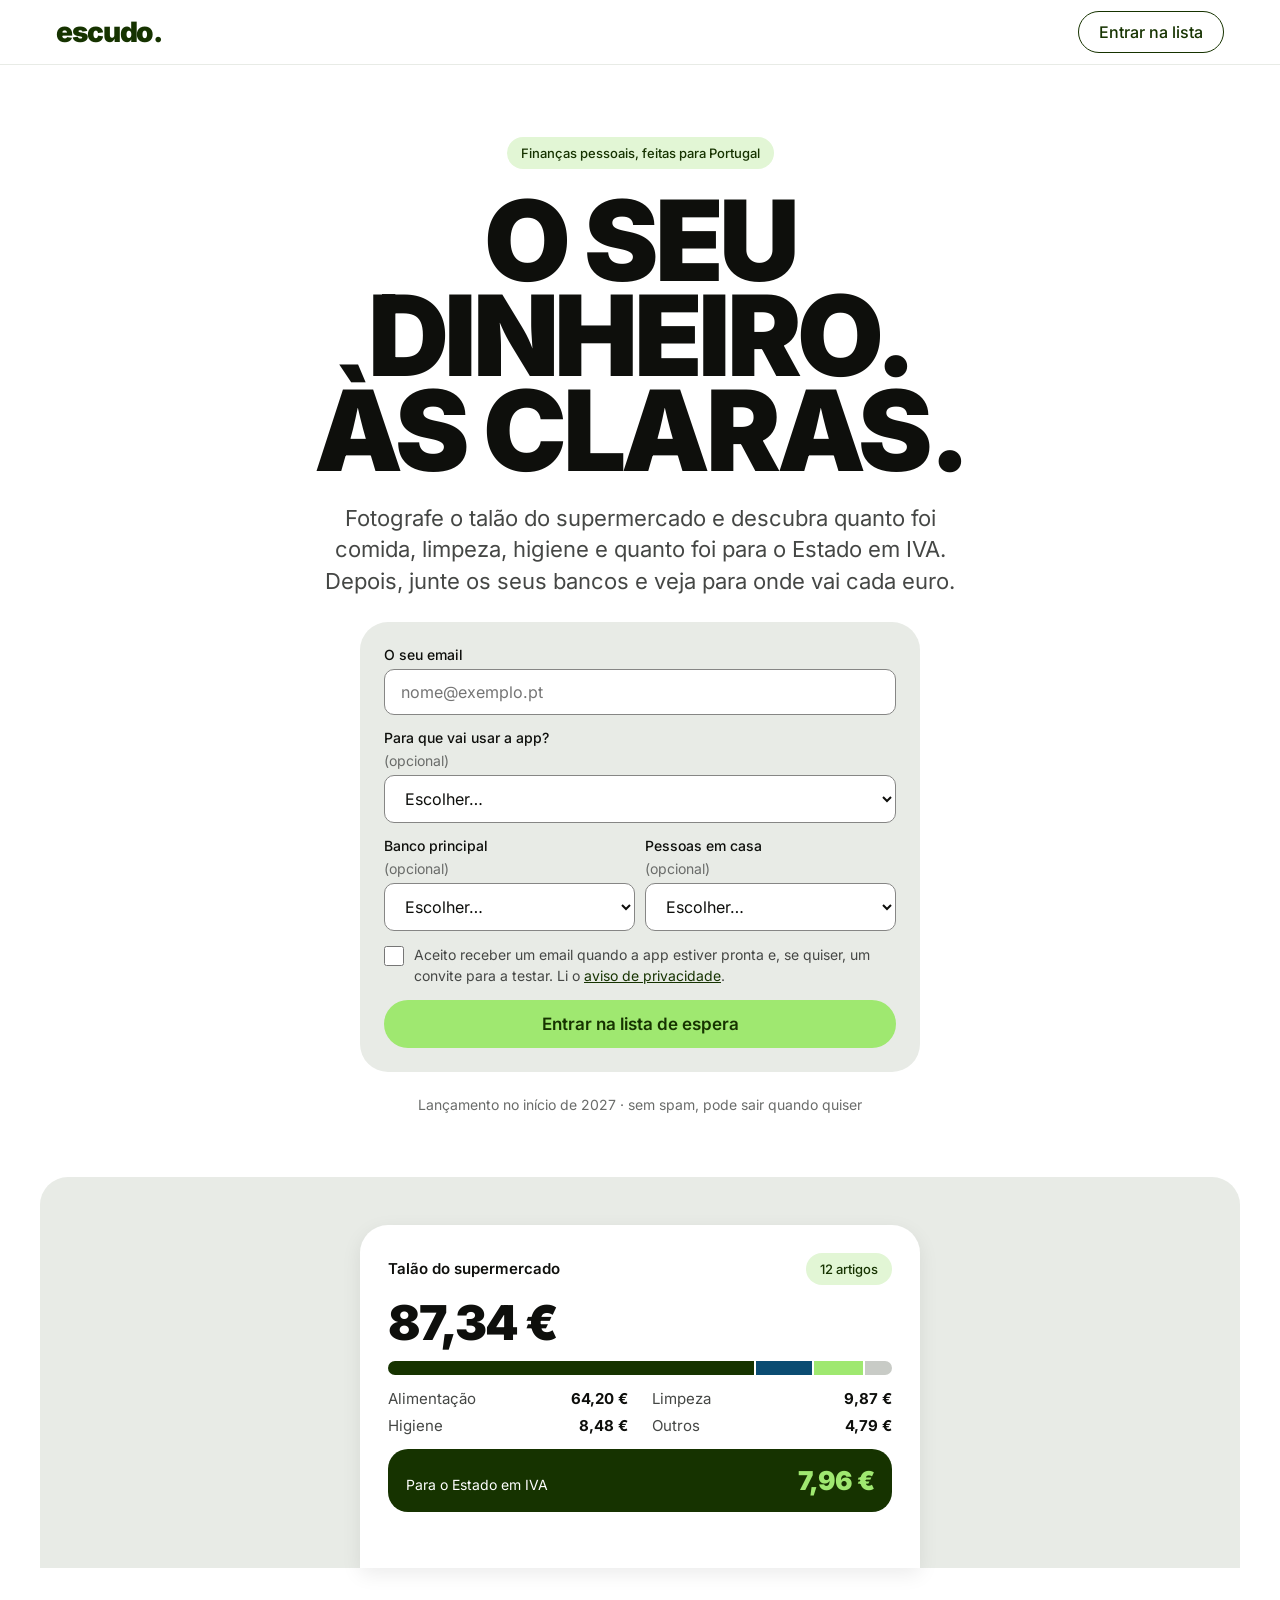
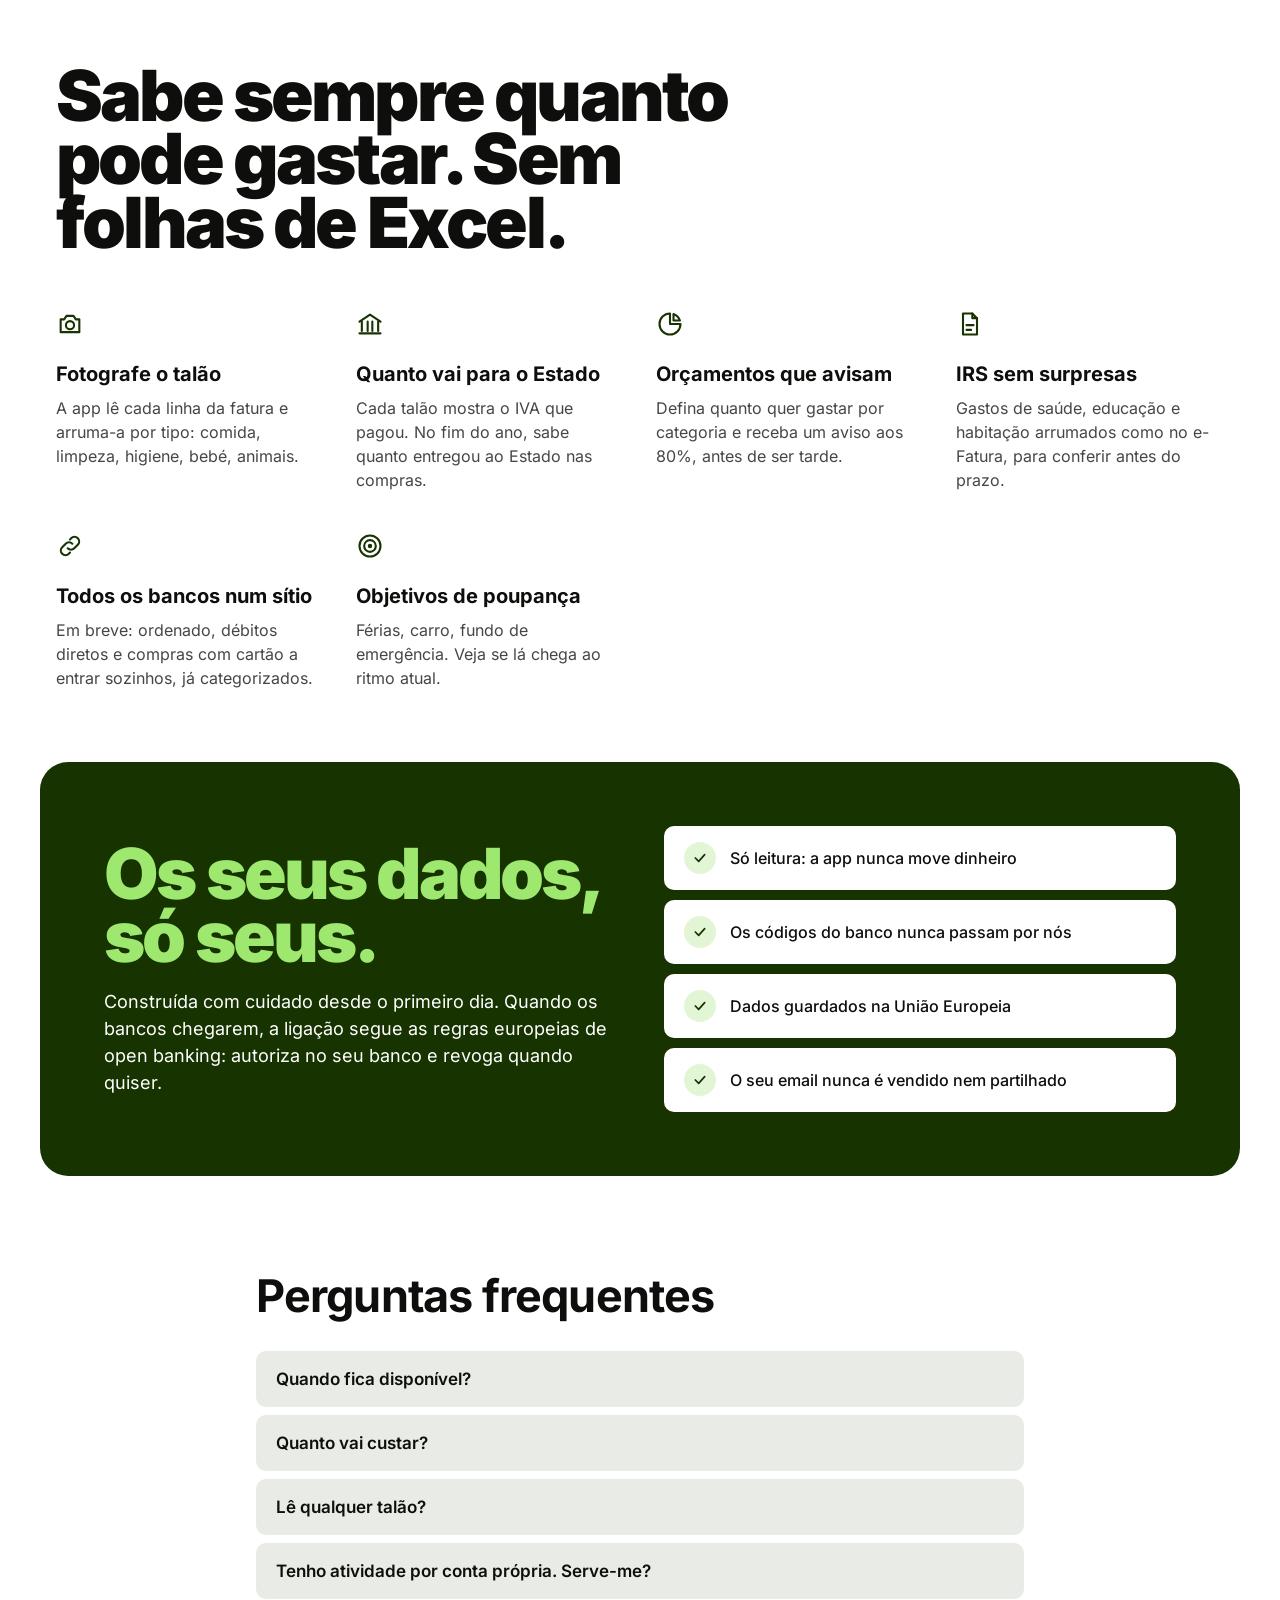
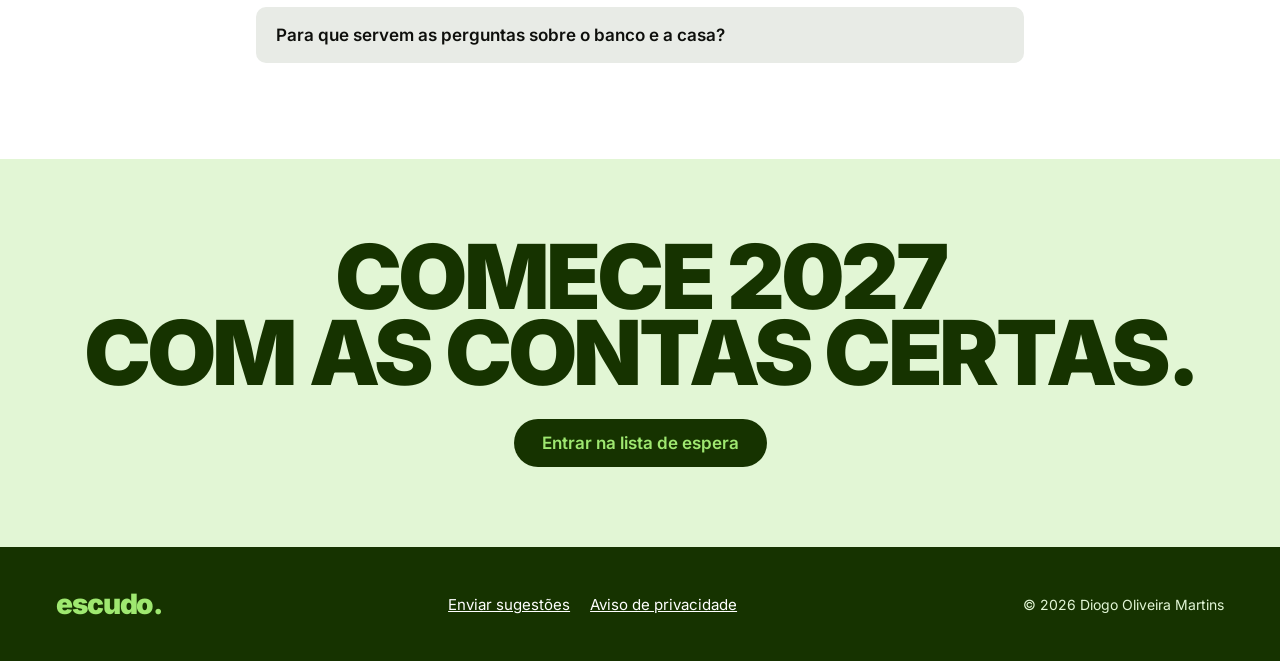
<file: index.html>
<!doctype html>
<html lang="pt-PT">
<head>
<meta charset="utf-8">
<meta name="viewport" content="width=device-width, initial-scale=1">
<title>escudo · o seu dinheiro, às claras</title>
<meta name="description" content="Fotografe o talão do supermercado e descubra quanto foi comida, limpeza, higiene e quanto foi para o Estado em IVA. Entre na lista de espera.">
<style>
@font-face{font-family:Inter;font-style:normal;font-weight:400;font-display:swap;src:url(fontes/inter-400.woff2) format("woff2")}
@font-face{font-family:Inter;font-style:normal;font-weight:500;font-display:swap;src:url(fontes/inter-500.woff2) format("woff2")}
@font-face{font-family:Inter;font-style:normal;font-weight:600;font-display:swap;src:url(fontes/inter-600.woff2) format("woff2")}
@font-face{font-family:Inter;font-style:normal;font-weight:700;font-display:swap;src:url(fontes/inter-700.woff2) format("woff2")}
@font-face{font-family:Inter;font-style:normal;font-weight:900;font-display:swap;src:url(fontes/inter-900.woff2) format("woff2")}
:root{
  --forest:#163300;--lime:#9fe870;--spruce:#054d28;--linen:#e2f6d5;--blue:#0b4c72;
  --charcoal:#454745;--obsidian:#0e0f0c;--pebble:#868685;--slate:#6a6c6a;--fog:#e8ebe6;--paper:#fff;
}
*{box-sizing:border-box}
body{margin:0;background:var(--paper);color:var(--charcoal);font-family:Inter,system-ui,sans-serif;font-feature-settings:"calt"}
a{color:var(--forest)}a:hover{color:var(--spruce)}
.wrap{max-width:1200px;margin:0 auto;padding:0 16px}
.sr{position:absolute;width:1px;height:1px;overflow:hidden;clip:rect(0 0 0 0);white-space:nowrap}
header{position:sticky;top:0;z-index:2;background:var(--paper);border-bottom:1px solid var(--fog)}
header .wrap{min-height:64px;display:flex;align-items:center;justify-content:space-between;gap:12px}
.logo{font-size:28px;font-weight:900;letter-spacing:-.04em;color:var(--forest);text-decoration:none}
.btn{display:inline-flex;align-items:center;justify-content:center;padding:14px 28px;border-radius:9999px;border:none;font:600 17px Inter,sans-serif;text-decoration:none;cursor:pointer}
.btn-lime{background:var(--lime);color:var(--forest)}
.btn-outline{background:var(--paper);color:var(--forest);border:1px solid var(--forest);padding:10px 20px;font-weight:500;font-size:16px}
.tag{display:inline-block;padding:8px 14px;border-radius:9999px;background:var(--linen);color:var(--forest);font-size:13px;font-weight:500}
.display{margin:0;font-weight:900;letter-spacing:-.04em;line-height:.85;color:var(--obsidian)}
.hero{padding:72px 16px 0;text-align:center}
.hero .inner{max-width:760px;margin:0 auto;display:flex;flex-direction:column;align-items:center;gap:24px}
.hero h1{font-size:clamp(52px,9vw,112px);text-transform:uppercase}
.lead{margin:0;max-width:640px;font-size:clamp(18px,2vw,22px);line-height:1.45}
.signup{width:100%;max-width:560px;background:var(--fog);border-radius:28px;padding:24px;display:flex;flex-direction:column;gap:14px;text-align:left}
.signup .row{display:flex;flex-wrap:wrap;gap:10px}
.signup .row > *{flex:1 1 200px}
.field{display:flex;flex-direction:column;gap:6px;font-size:14px;font-weight:500;color:var(--obsidian)}
.field input,.field select{width:100%;padding:12px 16px;border:1px solid var(--pebble);border-radius:10px;background:var(--paper);font:400 16px Inter,sans-serif;color:var(--obsidian)}
.field input:focus,.field select:focus{outline:none;border-color:var(--forest)}
.opt{font-weight:400;color:var(--slate)}
.consent{display:flex;gap:10px;align-items:flex-start;font-size:14px;line-height:1.45}
.consent input{width:20px;height:20px;margin:1px 0 0;accent-color:var(--forest);flex-shrink:0}
.hp{position:absolute;left:-9999px}
.msg{margin:0;padding:12px 16px;border-radius:10px;font-size:15px;line-height:1.4}
.msg.ok{background:var(--forest);color:var(--paper)}
.msg.ok strong{color:var(--lime)}
.msg.err{background:#fbe5e6;color:#a3161d}
.small{margin:0;font-size:14px;color:var(--slate)}
.show{margin:64px auto 0;max-width:1200px;background:var(--fog);border-radius:28px 28px 0 0;padding:48px 16px 0;display:flex;justify-content:center}
.card{width:100%;max-width:560px;background:var(--paper);border-radius:28px 28px 0 0;box-shadow:rgba(0,0,0,.08) 0 6px 20px 0;padding:28px;display:flex;flex-direction:column;gap:14px;text-align:left}
.card .top{display:flex;justify-content:space-between;align-items:center;gap:12px;font-size:15px;font-weight:600;color:var(--obsidian)}
.bar{display:flex;height:14px;border-radius:9999px;overflow:hidden;gap:2px}
.legend{display:grid;grid-template-columns:repeat(2,minmax(0,1fr));gap:8px 24px;font-size:15px}
.legend span{display:flex;justify-content:space-between}
.legend strong{color:var(--obsidian)}
.state{background:var(--forest);border-radius:20px;padding:16px 18px;display:flex;justify-content:space-between;align-items:baseline;color:var(--paper);font-size:14px;margin-bottom:28px}
.state b{font-size:26px;font-weight:900;letter-spacing:-.03em;color:var(--lime)}
section.block{padding:96px 16px 72px}
h2.big{margin:0;font-size:clamp(40px,5.5vw,72px);line-height:.9;font-weight:900;letter-spacing:-.04em;color:var(--obsidian)}
.grid{display:grid;grid-template-columns:repeat(auto-fit,minmax(260px,1fr));gap:40px 32px;margin-top:56px}
.grid h3{margin:20px 0 10px;font-size:20px;font-weight:700;color:var(--obsidian)}
.grid p{margin:0;font-size:16px;line-height:1.5}
.dark{max-width:1200px;margin:0 auto;background:var(--forest);border-radius:28px;padding:clamp(32px,5vw,64px);display:grid;grid-template-columns:repeat(auto-fit,minmax(300px,1fr));gap:48px;align-items:center}
.dark h2{margin:0 0 20px;font-size:clamp(40px,5.5vw,72px);line-height:.9;font-weight:900;letter-spacing:-.04em;color:var(--lime)}
.dark p{margin:0;font-size:18px;line-height:1.5;color:var(--paper)}
.checks{list-style:none;margin:0;padding:0;display:flex;flex-direction:column;gap:10px}
.checks li{background:var(--paper);border-radius:10px;padding:16px 20px;display:flex;gap:14px;align-items:center;font-size:16px;font-weight:500;color:var(--obsidian)}
.checks li span{width:32px;height:32px;border-radius:9999px;background:var(--linen);display:flex;align-items:center;justify-content:center;flex-shrink:0}
.faq{max-width:800px;margin:0 auto;padding:96px 16px;display:flex;flex-direction:column;gap:8px}
.faq h2{margin:0 0 24px;font-size:clamp(32px,4vw,45px);line-height:1.05;font-weight:700;letter-spacing:-.02em;color:var(--obsidian)}
details{border-radius:10px;background:var(--fog);padding:18px 20px}
summary{cursor:pointer;list-style:none;font-size:17px;font-weight:600;color:var(--obsidian)}
summary::-webkit-details-marker{display:none}
details p{margin:12px 0 0;font-size:16px;line-height:1.5}
.final{background:var(--linen);padding:80px 16px;text-align:center}
.final h2{margin:0 0 28px;font-size:clamp(44px,7vw,96px);line-height:.85;font-weight:900;letter-spacing:-.04em;text-transform:uppercase;color:var(--forest)}
.final .btn{background:var(--forest);color:var(--lime)}
footer{background:var(--forest);padding:40px 16px}
footer .wrap{display:flex;flex-wrap:wrap;justify-content:space-between;align-items:center;gap:20px}
footer a{color:var(--paper);font-size:15px}
footer .logo{color:var(--lime)}
footer small{font-size:14px;color:var(--linen)}
</style>
</head>
<body>
<header>
  <div class="wrap">
    <a class="logo" href="#">escudo.</a>
    <a class="btn btn-outline" href="#lista">Entrar na lista</a>
  </div>
</header>

<main>
  <section class="hero" aria-labelledby="titulo">
    <div class="inner">
      <span class="tag">Finanças pessoais, feitas para Portugal</span>
      <h1 id="titulo" class="display">O seu dinheiro.<br>Às claras.</h1>
      <p class="lead">Fotografe o talão do supermercado e descubra quanto foi comida, limpeza, higiene e quanto foi para o Estado em IVA. Depois, junte os seus bancos e veja para onde vai cada euro.</p>

      <form id="lista" class="signup" novalidate aria-label="Lista de espera">
        <label class="field">O seu email
          <input id="email" name="email" type="email" autocomplete="email" required maxlength="254" placeholder="nome@exemplo.pt">
        </label>
        <label class="field">Para que vai usar a app? <span class="opt">(opcional)</span>
          <select id="perfil" name="perfil">
            <option value="">Escolher…</option>
            <option value="particular">Só para a casa (particular)</option>
            <option value="independente_simplificado">Casa e trabalho independente (recibos verdes)</option>
            <option value="eni_contabilidade_organizada">Casa e empresa em nome individual, com contabilidade organizada</option>
            <option value="sociedade">Casa e uma empresa (sociedade)</option>
          </select>
        </label>
        <div class="row">
          <label class="field">Banco principal <span class="opt">(opcional)</span>
            <select id="banco" name="banco">
              <option value="">Escolher…</option>
              <option>Caixa Geral de Depósitos</option>
              <option>Millennium BCP</option>
              <option>Santander</option>
              <option>Novo Banco</option>
              <option>BPI</option>
              <option>Crédito Agrícola</option>
              <option>Montepio</option>
              <option>ActivoBank</option>
              <option>Revolut</option>
              <option>Outro</option>
            </select>
          </label>
          <label class="field">Pessoas em casa <span class="opt">(opcional)</span>
            <select id="pessoas" name="pessoas">
              <option value="">Escolher…</option>
              <option value="1">1</option>
              <option value="2">2</option>
              <option value="3">3</option>
              <option value="4">4</option>
              <option value="5">5</option>
              <option value="6">6 ou mais</option>
            </select>
          </label>
        </div>
        <label class="hp" aria-hidden="true">Não preencher <input id="website" name="website" type="text" tabindex="-1" autocomplete="off"></label>
        <label class="consent">
          <input id="consentimento" name="consentimento" type="checkbox" required>
          <span>Aceito receber um email quando a app estiver pronta e, se quiser, um convite para a testar. Li o <a href="privacidade.html">aviso de privacidade</a>.</span>
        </label>
        <button class="btn btn-lime" type="submit" id="enviar">Entrar na lista de espera</button>
        <p id="msg" class="msg" role="status" aria-live="polite" hidden></p>
      </form>
      <p class="small">Lançamento no início de 2027 · sem spam, pode sair quando quiser</p>
    </div>

    <div class="show" aria-hidden="true">
      <div class="card">
        <div class="top"><span>Talão do supermercado</span><span class="tag">12 artigos</span></div>
        <span class="display" style="font-size:48px;line-height:1">87,34 €</span>
        <div class="bar"><span style="width:73.5%;background:#163300"></span><span style="width:11.3%;background:#0b4c72"></span><span style="width:9.7%;background:#9fe870"></span><span style="width:5.5%;background:#c8cbc6"></span></div>
        <div class="legend">
          <span><span>Alimentação</span><strong>64,20 €</strong></span>
          <span><span>Limpeza</span><strong>9,87 €</strong></span>
          <span><span>Higiene</span><strong>8,48 €</strong></span>
          <span><span>Outros</span><strong>4,79 €</strong></span>
        </div>
        <div class="state"><span>Para o Estado em IVA</span><b>7,96 €</b></div>
      </div>
    </div>
  </section>

  <section class="block" aria-labelledby="func">
    <div class="wrap">
      <h2 id="func" class="big" style="max-width:780px">Sabe sempre quanto pode gastar. Sem folhas de Excel.</h2>
      <div class="grid">
        <div>
          <svg width="28" height="28" viewBox="0 0 24 24" fill="none" stroke="#163300" stroke-width="1.8" stroke-linecap="round" stroke-linejoin="round" aria-hidden="true"><path d="M4 8h3l2-3h6l2 3h3v11H4z"/><circle cx="12" cy="13" r="3.5"/></svg>
          <h3>Fotografe o talão</h3>
          <p>A app lê cada linha da fatura e arruma-a por tipo: comida, limpeza, higiene, bebé, animais.</p>
        </div>
        <div>
          <svg width="28" height="28" viewBox="0 0 24 24" fill="none" stroke="#163300" stroke-width="1.8" stroke-linecap="round" stroke-linejoin="round" aria-hidden="true"><path d="M3 10 12 4l9 6"/><path d="M5 10v8M10 10v8M14 10v8M19 10v8M3 20h18"/></svg>
          <h3>Quanto vai para o Estado</h3>
          <p>Cada talão mostra o IVA que pagou. No fim do ano, sabe quanto entregou ao Estado nas compras.</p>
        </div>
        <div>
          <svg width="28" height="28" viewBox="0 0 24 24" fill="none" stroke="#163300" stroke-width="1.8" stroke-linecap="round" stroke-linejoin="round" aria-hidden="true"><path d="M12 3a9 9 0 1 0 9 9h-9z"/><path d="M15 3.5A9 9 0 0 1 20.5 9H15z"/></svg>
          <h3>Orçamentos que avisam</h3>
          <p>Defina quanto quer gastar por categoria e receba um aviso aos 80%, antes de ser tarde.</p>
        </div>
        <div>
          <svg width="28" height="28" viewBox="0 0 24 24" fill="none" stroke="#163300" stroke-width="1.8" stroke-linecap="round" stroke-linejoin="round" aria-hidden="true"><path d="M14 3H6v18h12V7z"/><path d="M14 3v4h4"/><path d="M9 13h6M9 17h4"/></svg>
          <h3>IRS sem surpresas</h3>
          <p>Gastos de saúde, educação e habitação arrumados como no e-Fatura, para conferir antes do prazo.</p>
        </div>
        <div>
          <svg width="28" height="28" viewBox="0 0 24 24" fill="none" stroke="#163300" stroke-width="1.8" stroke-linecap="round" stroke-linejoin="round" aria-hidden="true"><path d="M10 14a4 4 0 0 0 5.66 0l3-3a4 4 0 0 0-5.66-5.66l-1 1"/><path d="M14 10a4 4 0 0 0-5.66 0l-3 3a4 4 0 0 0 5.66 5.66l1-1"/></svg>
          <h3>Todos os bancos num sítio</h3>
          <p>Em breve: ordenado, débitos diretos e compras com cartão a entrar sozinhos, já categorizados.</p>
        </div>
        <div>
          <svg width="28" height="28" viewBox="0 0 24 24" fill="none" stroke="#163300" stroke-width="1.8" stroke-linecap="round" stroke-linejoin="round" aria-hidden="true"><circle cx="12" cy="12" r="9"/><circle cx="12" cy="12" r="5"/><circle cx="12" cy="12" r="1"/></svg>
          <h3>Objetivos de poupança</h3>
          <p>Férias, carro, fundo de emergência. Veja se lá chega ao ritmo atual.</p>
        </div>
      </div>
    </div>
  </section>

  <section style="padding:0 16px" aria-labelledby="seg">
    <div class="dark">
      <div>
        <h2 id="seg">Os seus dados, só seus.</h2>
        <p>Construída com cuidado desde o primeiro dia. Quando os bancos chegarem, a ligação segue as regras europeias de open banking: autoriza no seu banco e revoga quando quiser.</p>
      </div>
      <ul class="checks">
        <li><span><svg width="16" height="16" viewBox="0 0 24 24" fill="none" stroke="#163300" stroke-width="2.6" stroke-linecap="round" stroke-linejoin="round" aria-hidden="true"><path d="m5 12 5 5 9-10"/></svg></span>Só leitura: a app nunca move dinheiro</li>
        <li><span><svg width="16" height="16" viewBox="0 0 24 24" fill="none" stroke="#163300" stroke-width="2.6" stroke-linecap="round" stroke-linejoin="round" aria-hidden="true"><path d="m5 12 5 5 9-10"/></svg></span>Os códigos do banco nunca passam por nós</li>
        <li><span><svg width="16" height="16" viewBox="0 0 24 24" fill="none" stroke="#163300" stroke-width="2.6" stroke-linecap="round" stroke-linejoin="round" aria-hidden="true"><path d="m5 12 5 5 9-10"/></svg></span>Dados guardados na União Europeia</li>
        <li><span><svg width="16" height="16" viewBox="0 0 24 24" fill="none" stroke="#163300" stroke-width="2.6" stroke-linecap="round" stroke-linejoin="round" aria-hidden="true"><path d="m5 12 5 5 9-10"/></svg></span>O seu email nunca é vendido nem partilhado</li>
      </ul>
    </div>
  </section>

  <section class="faq" aria-labelledby="perg">
    <h2 id="perg">Perguntas frequentes</h2>
    <details><summary>Quando fica disponível?</summary><p>Estamos a testar com um grupo pequeno de famílias e contamos abrir no início de 2027. Quem está na lista é avisado primeiro e pode ser convidado para os testes.</p></details>
    <details><summary>Quanto vai custar?</summary><p>Vai haver uma versão gratuita. Os detalhes do plano pago ainda estão a ser definidos e quem está na lista sabe antes de todos.</p></details>
    <details><summary>Lê qualquer talão?</summary><p>O objetivo é ler faturas impressas dos principais supermercados portugueses. Quando não tiver a certeza sobre um artigo, pergunta-lhe e aprende com a resposta.</p></details>
    <details><summary>Tenho atividade por conta própria. Serve-me?</summary><p>Estamos a preparar uma versão para trabalhadores independentes e empresários em nome individual, incluindo com contabilidade organizada. A ideia é separar as despesas da atividade das da casa, guardar as faturas com o NIF certo e enviá-las ao seu contabilista sem papelada. Indique o seu caso ao inscrever-se: ajuda-nos a decidir o que construir primeiro.</p></details>
    <details><summary>Para que servem as perguntas sobre o banco e a casa?</summary><p>São opcionais. Ajudam-nos a decidir que bancos ligar primeiro e a perceber que famílias estão interessadas.</p></details>
  </section>

  <section class="final" aria-labelledby="fim">
    <h2 id="fim">Comece 2027<br>com as contas certas.</h2>
    <a class="btn" href="#lista">Entrar na lista de espera</a>
  </section>
</main>

<footer>
  <div class="wrap">
    <span class="logo">escudo.</span>
    <span style="display:flex;gap:20px;flex-wrap:wrap"><a href="sugestoes.html">Enviar sugestões</a><a href="privacidade.html">Aviso de privacidade</a></span>
    <small>© 2026 Diogo Oliveira Martins</small>
  </div>
</footer>

<script>
(function () {
  var URL_API = 'https://wviluzhxzxlnoyiubkgg.supabase.co/rest/v1/lista_espera';
  var CHAVE = 'sb_publishable_1zpU5ThxRiaCvQeI95HBmw_uHxWhIW_';
  var form = document.getElementById('lista');
  var msg = document.getElementById('msg');
  var botao = document.getElementById('enviar');

  function mostrar(texto, tipo) {
    msg.hidden = false;
    msg.className = 'msg ' + tipo;
    msg.innerHTML = texto;
  }

  function origem() {
    try {
      var p = new URLSearchParams(location.search);
      return (p.get('utm_source') || p.get('origem') || document.referrer.split('/')[2] || 'direto').slice(0, 100);
    } catch (e) { return 'direto'; }
  }

  form.addEventListener('submit', function (ev) {
    ev.preventDefault();
    var email = document.getElementById('email').value.trim();
    var consent = document.getElementById('consentimento').checked;
    if (document.getElementById('website').value) { mostrar('<strong>Está na lista.</strong> Obrigado!', 'ok'); return; }
    if (!/^[^@\s]+@[^@\s]+\.[^@\s]+$/.test(email)) { mostrar('Confirme o seu email, parece ter um erro.', 'err'); document.getElementById('email').focus(); return; }
    if (!consent) { mostrar('Para entrar na lista, precisa de aceitar receber o nosso email.', 'err'); return; }

    var pessoas = document.getElementById('pessoas').value;
    var dados = {
      email: email,
      banco: document.getElementById('banco').value || null,
      pessoas_em_casa: pessoas ? parseInt(pessoas, 10) : null,
      perfil: document.getElementById('perfil').value || null,
      consentimento: true,
      origem: origem()
    };

    botao.disabled = true;
    botao.textContent = 'A enviar…';
    fetch(URL_API, {
      method: 'POST',
      headers: { apikey: CHAVE, 'Content-Type': 'application/json', Prefer: 'return=minimal' },
      body: JSON.stringify(dados)
    }).then(function (r) {
      if (r.status === 201 || r.status === 409) {
        form.querySelectorAll('input, select, button').forEach(function (el) { el.disabled = true; });
        botao.textContent = 'Inscrito';
        mostrar('<strong>Está na lista.</strong> Avisamos por email quando a app estiver pronta. Tem uma ideia? <a href="sugestoes.html" style="color:#9fe870">Conte-nos</a>.', 'ok');
      } else {
        throw new Error('estado ' + r.status);
      }
    }).catch(function () {
      botao.disabled = false;
      botao.textContent = 'Entrar na lista de espera';
      mostrar('Não conseguimos guardar agora. Tente de novo daqui a pouco.', 'err');
    });
  });
})();
</script>
</body>
</html>
</file>
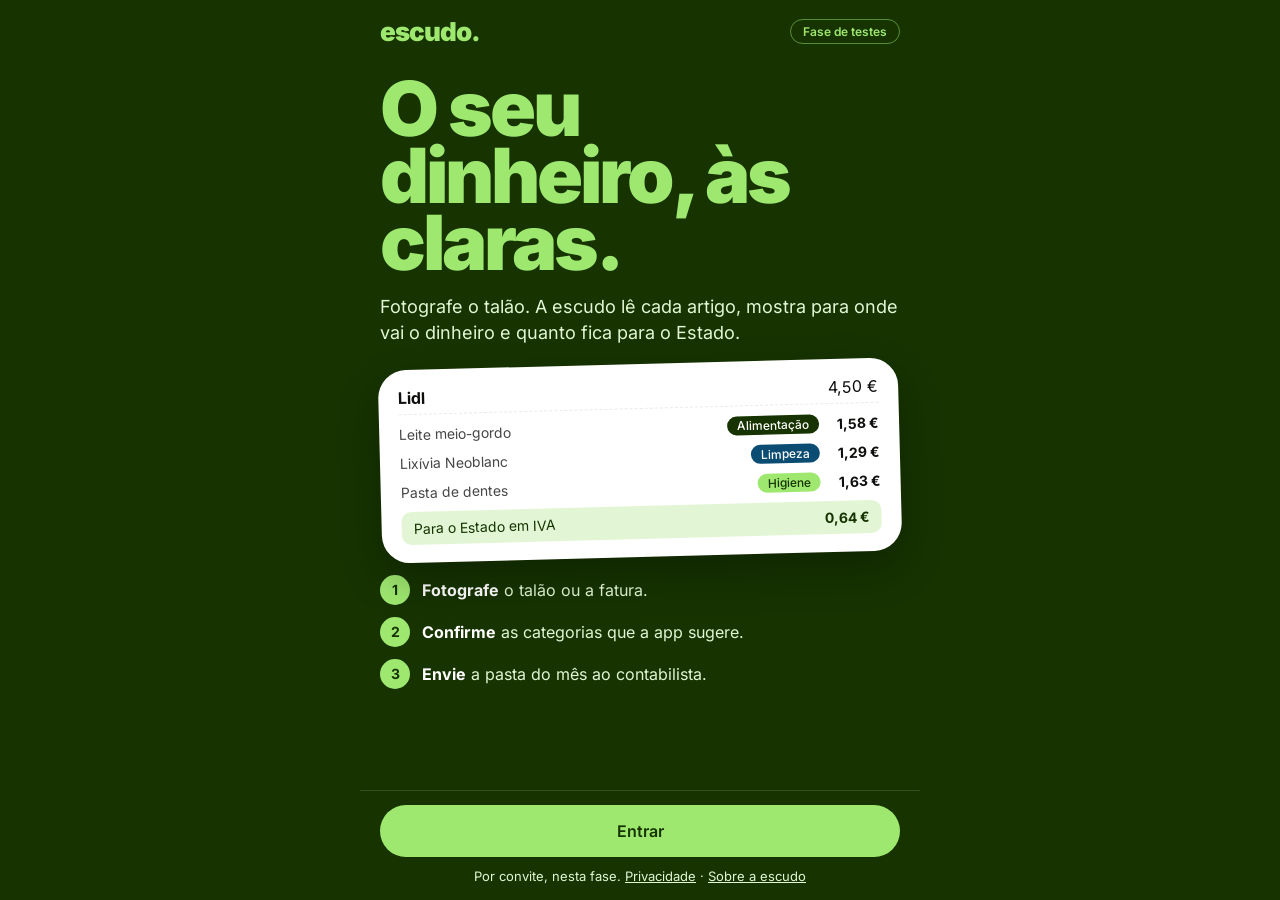
<file: app/index.html>
<!doctype html>
<html lang="pt-PT">
<head>
<meta charset="utf-8">
<meta name="viewport" content="width=device-width, initial-scale=1, viewport-fit=cover">
<meta name="theme-color" content="#163300">
<meta name="robots" content="noindex">
<meta name="apple-mobile-web-app-capable" content="yes">
<meta name="apple-mobile-web-app-title" content="escudo">
<title>escudo · app</title>
<link rel="stylesheet" href="app.css">
</head>
<body>
<div id="app" aria-live="polite"></div>
<input id="foto" type="file" accept="image/*" capture="environment" hidden>
<input id="galeria" type="file" accept="image/*" hidden>
<script src="vendor/supabase.js"></script>
<script src="vendor/jszip.min.js"></script>
<script src="vendor/qrcode.js"></script>
<script src="app.js"></script>
</body>
</html>
</file>
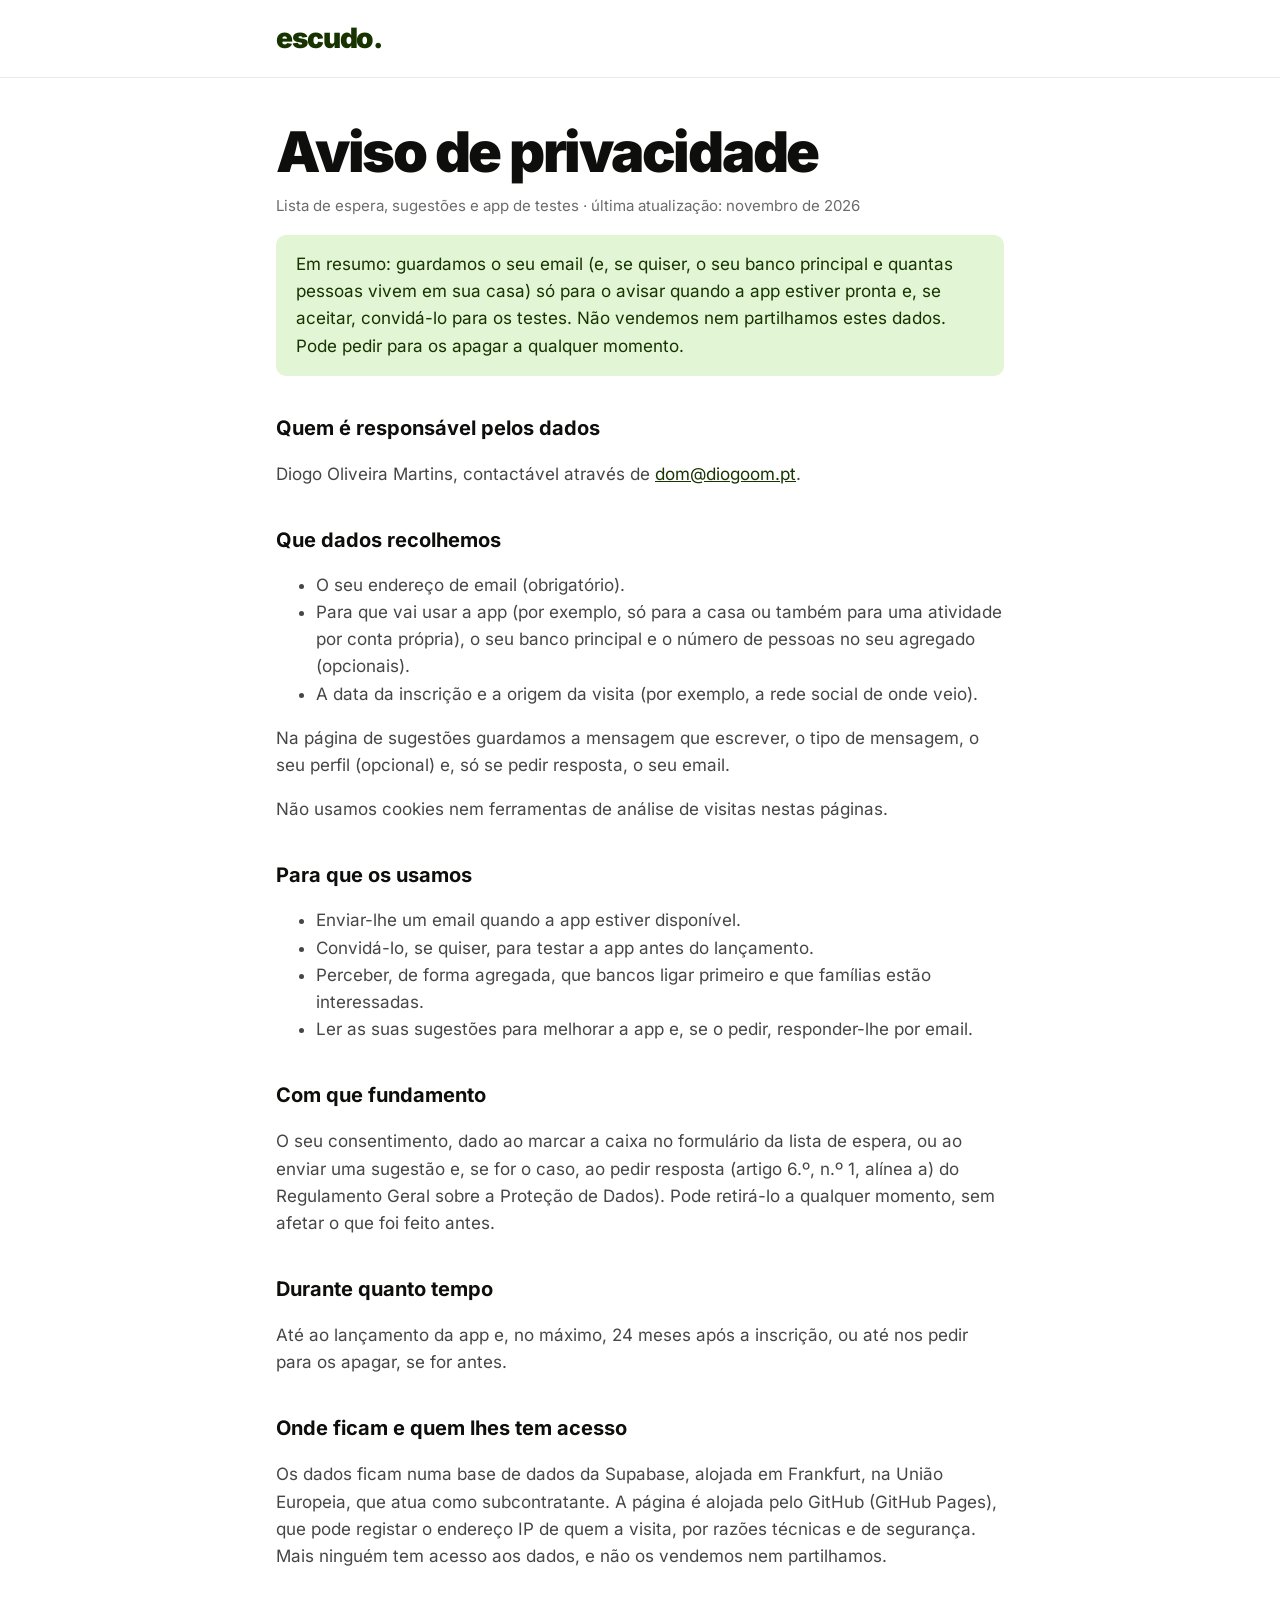
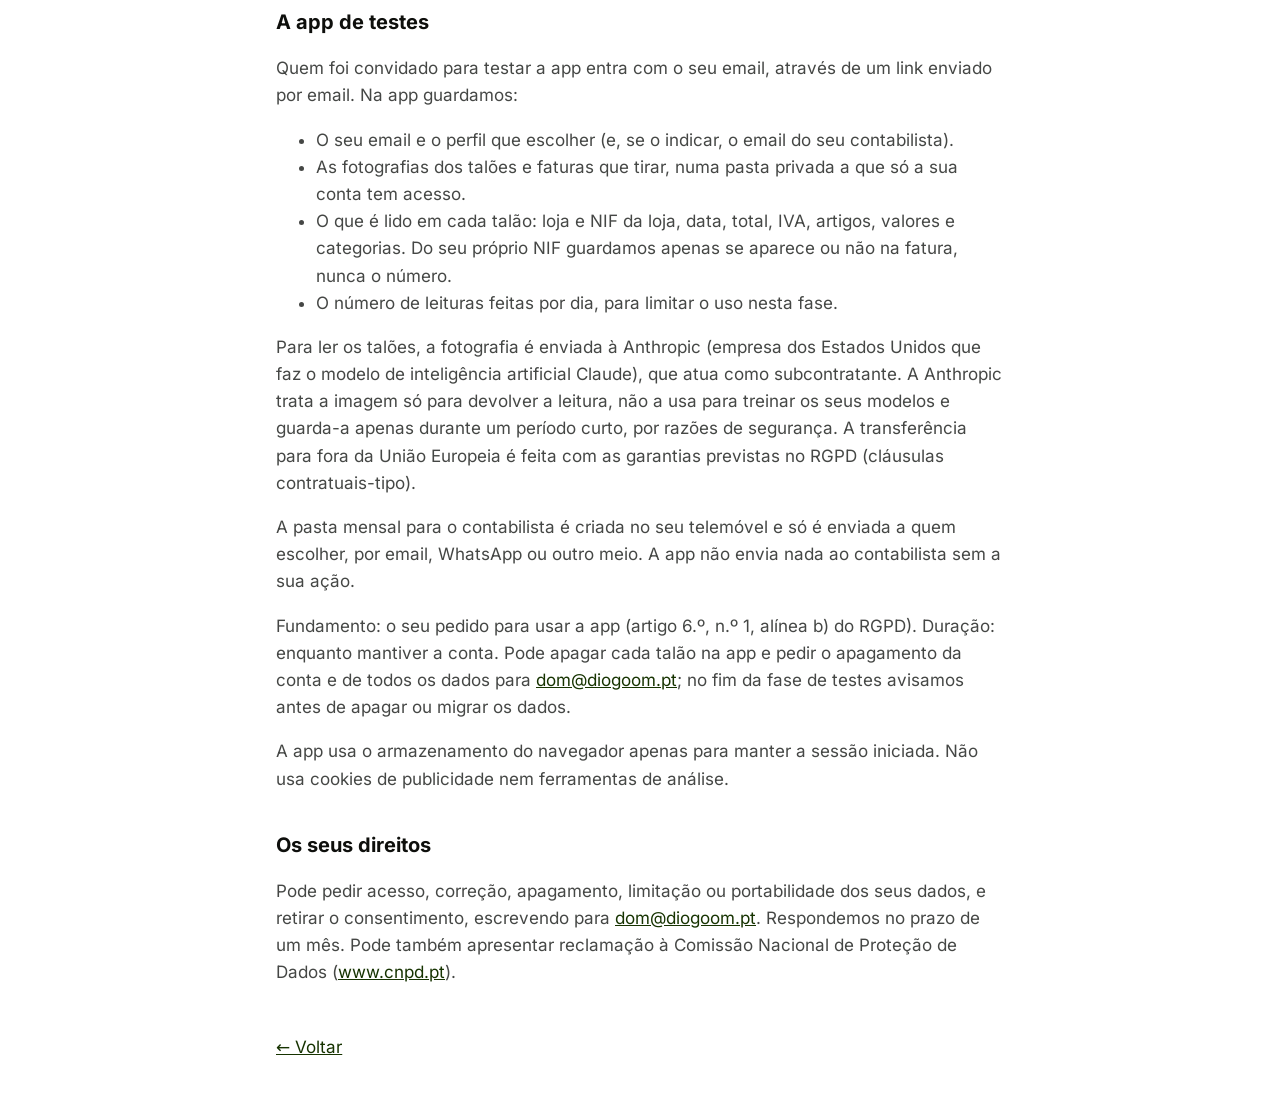
<file: privacidade.html>
<!doctype html>
<html lang="pt-PT">
<head>
<meta charset="utf-8">
<meta name="viewport" content="width=device-width, initial-scale=1">
<title>Aviso de privacidade · escudo</title>
<style>
@font-face{font-family:Inter;font-weight:400;font-display:swap;src:url(fontes/inter-400.woff2) format("woff2")}
@font-face{font-family:Inter;font-weight:700;font-display:swap;src:url(fontes/inter-700.woff2) format("woff2")}
@font-face{font-family:Inter;font-weight:900;font-display:swap;src:url(fontes/inter-900.woff2) format("woff2")}
*{box-sizing:border-box}
body{margin:0;background:#fff;color:#454745;font-family:Inter,system-ui,sans-serif;line-height:1.6}
a{color:#163300}
header{border-bottom:1px solid #e8ebe6}
header div,main{max-width:760px;margin:0 auto;padding:16px}
.logo{font-size:28px;font-weight:900;letter-spacing:-.04em;color:#163300;text-decoration:none}
h1{margin:32px 0 8px;font-size:clamp(36px,6vw,56px);line-height:.95;font-weight:900;letter-spacing:-.04em;color:#0e0f0c}
h2{margin:36px 0 8px;font-size:20px;font-weight:700;color:#0e0f0c}
p,li{font-size:17px}
.data{color:#6a6c6a;font-size:15px}
.box{background:#e2f6d5;color:#163300;border-radius:10px;padding:16px 20px}
</style>
</head>
<body>
<header><div><a class="logo" href="index.html">escudo.</a></div></header>
<main>
  <h1>Aviso de privacidade</h1>
  <p class="data">Lista de espera, sugestões e app de testes · última atualização: novembro de 2026</p>

  <p class="box">Em resumo: guardamos o seu email (e, se quiser, o seu banco principal e quantas pessoas vivem em sua casa) só para o avisar quando a app estiver pronta e, se aceitar, convidá-lo para os testes. Não vendemos nem partilhamos estes dados. Pode pedir para os apagar a qualquer momento.</p>

  <h2>Quem é responsável pelos dados</h2>
  <p>Diogo Oliveira Martins, contactável através de <a href="mailto:dom@diogoom.pt">dom@diogoom.pt</a>.</p>

  <h2>Que dados recolhemos</h2>
  <ul>
    <li>O seu endereço de email (obrigatório).</li>
    <li>Para que vai usar a app (por exemplo, só para a casa ou também para uma atividade por conta própria), o seu banco principal e o número de pessoas no seu agregado (opcionais).</li>
    <li>A data da inscrição e a origem da visita (por exemplo, a rede social de onde veio).</li>
  </ul>
  <p>Na página de sugestões guardamos a mensagem que escrever, o tipo de mensagem, o seu perfil (opcional) e, só se pedir resposta, o seu email.</p>
  <p>Não usamos cookies nem ferramentas de análise de visitas nestas páginas.</p>

  <h2>Para que os usamos</h2>
  <ul>
    <li>Enviar-lhe um email quando a app estiver disponível.</li>
    <li>Convidá-lo, se quiser, para testar a app antes do lançamento.</li>
    <li>Perceber, de forma agregada, que bancos ligar primeiro e que famílias estão interessadas.</li>
    <li>Ler as suas sugestões para melhorar a app e, se o pedir, responder-lhe por email.</li>
  </ul>

  <h2>Com que fundamento</h2>
  <p>O seu consentimento, dado ao marcar a caixa no formulário da lista de espera, ou ao enviar uma sugestão e, se for o caso, ao pedir resposta (artigo 6.º, n.º 1, alínea a) do Regulamento Geral sobre a Proteção de Dados). Pode retirá-lo a qualquer momento, sem afetar o que foi feito antes.</p>

  <h2>Durante quanto tempo</h2>
  <p>Até ao lançamento da app e, no máximo, 24 meses após a inscrição, ou até nos pedir para os apagar, se for antes.</p>

  <h2>Onde ficam e quem lhes tem acesso</h2>
  <p>Os dados ficam numa base de dados da Supabase, alojada em Frankfurt, na União Europeia, que atua como subcontratante. A página é alojada pelo GitHub (GitHub Pages), que pode registar o endereço IP de quem a visita, por razões técnicas e de segurança. Mais ninguém tem acesso aos dados, e não os vendemos nem partilhamos.</p>

  <h2>A app de testes</h2>
  <p>Quem foi convidado para testar a app entra com o seu email, através de um link enviado por email. Na app guardamos:</p>
  <ul>
    <li>O seu email e o perfil que escolher (e, se o indicar, o email do seu contabilista).</li>
    <li>As fotografias dos talões e faturas que tirar, numa pasta privada a que só a sua conta tem acesso.</li>
    <li>O que é lido em cada talão: loja e NIF da loja, data, total, IVA, artigos, valores e categorias. Do seu próprio NIF guardamos apenas se aparece ou não na fatura, nunca o número.</li>
    <li>O número de leituras feitas por dia, para limitar o uso nesta fase.</li>
  </ul>
  <p>Para ler os talões, a fotografia é enviada à Anthropic (empresa dos Estados Unidos que faz o modelo de inteligência artificial Claude), que atua como subcontratante. A Anthropic trata a imagem só para devolver a leitura, não a usa para treinar os seus modelos e guarda-a apenas durante um período curto, por razões de segurança. A transferência para fora da União Europeia é feita com as garantias previstas no RGPD (cláusulas contratuais-tipo).</p>
  <p>A pasta mensal para o contabilista é criada no seu telemóvel e só é enviada a quem escolher, por email, WhatsApp ou outro meio. A app não envia nada ao contabilista sem a sua ação.</p>
  <p>Fundamento: o seu pedido para usar a app (artigo 6.º, n.º 1, alínea b) do RGPD). Duração: enquanto mantiver a conta. Pode apagar cada talão na app e pedir o apagamento da conta e de todos os dados para <a href="mailto:dom@diogoom.pt">dom@diogoom.pt</a>; no fim da fase de testes avisamos antes de apagar ou migrar os dados.</p>
  <p>A app usa o armazenamento do navegador apenas para manter a sessão iniciada. Não usa cookies de publicidade nem ferramentas de análise.</p>

  <h2>Os seus direitos</h2>
  <p>Pode pedir acesso, correção, apagamento, limitação ou portabilidade dos seus dados, e retirar o consentimento, escrevendo para <a href="mailto:dom@diogoom.pt">dom@diogoom.pt</a>. Respondemos no prazo de um mês. Pode também apresentar reclamação à Comissão Nacional de Proteção de Dados (<a href="https://www.cnpd.pt">www.cnpd.pt</a>).</p>

  <p style="margin-top:48px"><a href="index.html">← Voltar</a></p>
</main>
</body>
</html>
</file>
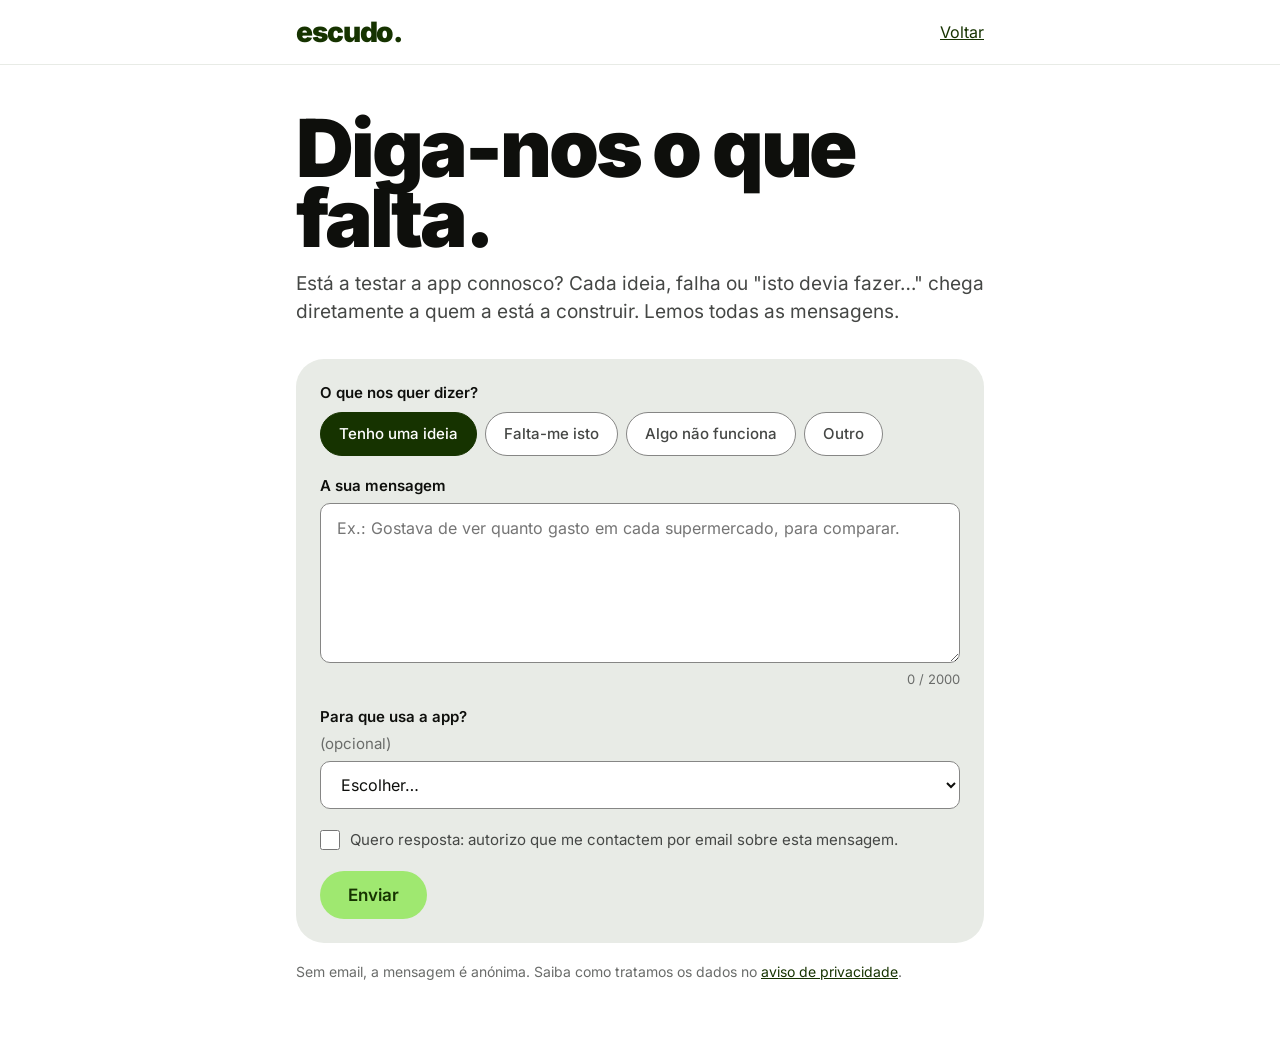
<file: sugestoes.html>
<!doctype html>
<html lang="pt-PT">
<head>
<meta charset="utf-8">
<meta name="viewport" content="width=device-width, initial-scale=1">
<title>Sugestões · escudo</title>
<meta name="robots" content="noindex">
<style>
@font-face{font-family:Inter;font-weight:400;font-display:swap;src:url(fontes/inter-400.woff2) format("woff2")}
@font-face{font-family:Inter;font-weight:500;font-display:swap;src:url(fontes/inter-500.woff2) format("woff2")}
@font-face{font-family:Inter;font-weight:600;font-display:swap;src:url(fontes/inter-600.woff2) format("woff2")}
@font-face{font-family:Inter;font-weight:700;font-display:swap;src:url(fontes/inter-700.woff2) format("woff2")}
@font-face{font-family:Inter;font-weight:900;font-display:swap;src:url(fontes/inter-900.woff2) format("woff2")}
:root{--forest:#163300;--lime:#9fe870;--spruce:#054d28;--linen:#e2f6d5;--charcoal:#454745;--obsidian:#0e0f0c;--pebble:#868685;--slate:#6a6c6a;--fog:#e8ebe6;--paper:#fff}
*{box-sizing:border-box}
[hidden]{display:none!important}
body{margin:0;background:var(--paper);color:var(--charcoal);font-family:Inter,system-ui,sans-serif;font-feature-settings:"calt"}
a{color:var(--forest)}
header{border-bottom:1px solid var(--fog)}
header div{max-width:720px;margin:0 auto;padding:0 16px;min-height:64px;display:flex;align-items:center;justify-content:space-between}
.logo{font-size:28px;font-weight:900;letter-spacing:-.04em;color:var(--forest);text-decoration:none}
main{max-width:720px;margin:0 auto;padding:48px 16px 80px}
h1{margin:0 0 16px;font-size:clamp(44px,8vw,80px);line-height:.88;font-weight:900;letter-spacing:-.04em;color:var(--obsidian)}
.lead{margin:0 0 32px;font-size:19px;line-height:1.5}
form{background:var(--fog);border-radius:28px;padding:24px;display:flex;flex-direction:column;gap:20px}
fieldset{border:none;margin:0;padding:0}
legend,.label{font-size:15px;font-weight:600;color:var(--obsidian);margin-bottom:10px;padding:0}
.pills{display:flex;flex-wrap:wrap;gap:8px}
.pills input{position:absolute;opacity:0;width:1px;height:1px}
.pills label{display:inline-flex;align-items:center;min-height:44px;padding:0 18px;border-radius:9999px;border:1px solid var(--pebble);background:var(--paper);font-size:15px;font-weight:500;cursor:pointer}
.pills input:checked + label{background:var(--forest);border-color:var(--forest);color:var(--paper)}
.pills input:focus-visible + label{outline:2px solid var(--forest);outline-offset:2px}
.field{display:flex;flex-direction:column;gap:8px;font-size:15px;font-weight:600;color:var(--obsidian)}
.field textarea,.field input,.field select{width:100%;padding:12px 16px;border:1px solid var(--pebble);border-radius:10px;background:var(--paper);font:400 16px Inter,sans-serif;color:var(--obsidian)}
.field textarea{min-height:160px;resize:vertical;line-height:1.5}
.field textarea:focus,.field input:focus,.field select:focus{outline:none;border-color:var(--forest)}
.opt{font-weight:400;color:var(--slate)}
.count{align-self:flex-end;font-size:13px;font-weight:400;color:var(--slate)}
.check{display:flex;gap:10px;align-items:flex-start;font-size:15px;line-height:1.45}
.check input{width:20px;height:20px;margin:1px 0 0;accent-color:var(--forest);flex-shrink:0}
.hp{position:absolute;left:-9999px}
.btn{align-self:flex-start;display:inline-flex;align-items:center;justify-content:center;padding:14px 28px;border-radius:9999px;border:none;background:var(--lime);color:var(--forest);font:600 17px Inter,sans-serif;cursor:pointer}
.btn[disabled]{opacity:.6;cursor:default}
.msg{margin:0;padding:14px 16px;border-radius:10px;font-size:15px;line-height:1.45}
.msg.ok{background:var(--forest);color:var(--paper)}
.msg.ok strong{color:var(--lime)}
.msg.ok button{margin-left:6px;background:none;border:none;color:var(--lime);font:600 15px Inter,sans-serif;text-decoration:underline;cursor:pointer;padding:0}
.msg.err{background:#fbe5e6;color:#a3161d}
.note{margin:20px 0 0;font-size:14px;color:var(--slate)}
</style>
</head>
<body>
<header><div><a class="logo" href="index.html">escudo.</a><a href="index.html">Voltar</a></div></header>
<main>
  <h1>Diga-nos o que falta.</h1>
  <p class="lead">Está a testar a app connosco? Cada ideia, falha ou "isto devia fazer…" chega diretamente a quem a está a construir. Lemos todas as mensagens.</p>

  <form id="form" novalidate aria-label="Enviar sugestão">
    <fieldset>
      <legend>O que nos quer dizer?</legend>
      <div class="pills">
        <input type="radio" name="tipo" id="t1" value="sugestao" checked><label for="t1">Tenho uma ideia</label>
        <input type="radio" name="tipo" id="t2" value="falta"><label for="t2">Falta-me isto</label>
        <input type="radio" name="tipo" id="t3" value="problema"><label for="t3">Algo não funciona</label>
        <input type="radio" name="tipo" id="t4" value="outro"><label for="t4">Outro</label>
      </div>
    </fieldset>

    <label class="field">A sua mensagem
      <textarea id="mensagem" maxlength="2000" required placeholder="Ex.: Gostava de ver quanto gasto em cada supermercado, para comparar."></textarea>
      <span class="count" id="count" aria-live="polite">0 / 2000</span>
    </label>

    <label class="field">Para que usa a app? <span class="opt">(opcional)</span>
      <select id="perfil">
        <option value="">Escolher…</option>
        <option value="particular">Só para a casa (particular)</option>
        <option value="independente_simplificado">Casa e trabalho independente (recibos verdes)</option>
        <option value="eni_contabilidade_organizada">Casa e empresa em nome individual, com contabilidade organizada</option>
        <option value="sociedade">Casa e uma empresa (sociedade)</option>
      </select>
    </label>

    <label class="check"><input type="checkbox" id="contactar"> Quero resposta: autorizo que me contactem por email sobre esta mensagem.</label>
    <label class="field" id="campoEmail" hidden>O seu email
      <input type="email" id="email" autocomplete="email" maxlength="254" placeholder="nome@exemplo.pt">
    </label>

    <label class="hp" aria-hidden="true">Não preencher <input id="website" type="text" tabindex="-1" autocomplete="off"></label>

    <button class="btn" type="submit" id="enviar">Enviar</button>
    <p id="msg" class="msg" role="status" aria-live="polite" hidden></p>
  </form>
  <p class="note">Sem email, a mensagem é anónima. Saiba como tratamos os dados no <a href="privacidade.html">aviso de privacidade</a>.</p>
</main>

<script>
(function () {
  var URL_API = 'https://wviluzhxzxlnoyiubkgg.supabase.co/rest/v1/sugestoes';
  var CHAVE = 'sb_publishable_1zpU5ThxRiaCvQeI95HBmw_uHxWhIW_';
  var form = document.getElementById('form');
  var msg = document.getElementById('msg');
  var botao = document.getElementById('enviar');
  var texto = document.getElementById('mensagem');
  var contactar = document.getElementById('contactar');
  var campoEmail = document.getElementById('campoEmail');
  var email = document.getElementById('email');

  texto.addEventListener('input', function () {
    document.getElementById('count').textContent = texto.value.length + ' / 2000';
  });
  contactar.addEventListener('change', function () {
    campoEmail.hidden = !contactar.checked;
    if (contactar.checked) email.focus();
  });

  function mostrar(html, tipo) { msg.hidden = false; msg.className = 'msg ' + tipo; msg.innerHTML = html; }

  function limpar() {
    form.reset(); campoEmail.hidden = true; msg.hidden = true;
    document.getElementById('count').textContent = '0 / 2000';
    texto.focus();
  }

  form.addEventListener('submit', function (ev) {
    ev.preventDefault();
    if (document.getElementById('website').value) { mostrar('<strong>Obrigado!</strong>', 'ok'); return; }
    var m = texto.value.trim();
    if (m.length < 3) { mostrar('Escreva a sua mensagem antes de enviar.', 'err'); texto.focus(); return; }
    var querResposta = contactar.checked;
    var e = email.value.trim();
    if (querResposta && !/^[^@\s]+@[^@\s]+\.[^@\s]+$/.test(e)) { mostrar('Para lhe respondermos, confirme o seu email.', 'err'); email.focus(); return; }

    var dados = {
      tipo: form.querySelector('input[name="tipo"]:checked').value,
      mensagem: m,
      email: querResposta ? e : null,
      pode_contactar: querResposta,
      perfil: document.getElementById('perfil').value || null,
      pagina: (new URLSearchParams(location.search).get('pagina') || 'site').slice(0, 200)
    };

    botao.disabled = true; botao.textContent = 'A enviar…';
    fetch(URL_API, {
      method: 'POST',
      headers: { apikey: CHAVE, 'Content-Type': 'application/json', Prefer: 'return=minimal' },
      body: JSON.stringify(dados)
    }).then(function (r) {
      if (r.status !== 201) throw new Error('estado ' + r.status);
      form.reset(); campoEmail.hidden = true;
      document.getElementById('count').textContent = '0 / 2000';
      mostrar('<strong>Obrigado!</strong> A sua mensagem chegou.<button type="button" id="outra">Enviar outra</button>', 'ok');
      document.getElementById('outra').addEventListener('click', limpar);
    }).catch(function () {
      mostrar('Não conseguimos enviar agora. Tente de novo daqui a pouco.', 'err');
    }).then(function () {
      botao.disabled = false; botao.textContent = 'Enviar';
    });
  });
})();
</script>
</body>
</html>
</file>
<file: app/app.css>
@font-face{font-family:Inter;font-weight:400;font-display:swap;src:url(../fontes/inter-400.woff2) format("woff2")}
@font-face{font-family:Inter;font-weight:500;font-display:swap;src:url(../fontes/inter-500.woff2) format("woff2")}
@font-face{font-family:Inter;font-weight:600;font-display:swap;src:url(../fontes/inter-600.woff2) format("woff2")}
@font-face{font-family:Inter;font-weight:700;font-display:swap;src:url(../fontes/inter-700.woff2) format("woff2")}
@font-face{font-family:Inter;font-weight:900;font-display:swap;src:url(../fontes/inter-900.woff2) format("woff2")}
:root{--forest:#163300;--lime:#9fe870;--spruce:#054d28;--linen:#e2f6d5;--blue:#0b4c72;--charcoal:#454745;--obsidian:#0e0f0c;--pebble:#868685;--slate:#6a6c6a;--fog:#e8ebe6;--paper:#fff;--red:#a3161d;--redbg:#fbe5e6}
*{box-sizing:border-box}
[hidden]{display:none!important}
html,body{margin:0;background:var(--paper);color:var(--charcoal);font-family:Inter,system-ui,sans-serif;font-feature-settings:"calt";-webkit-text-size-adjust:100%}
body{min-height:100dvh}
a{color:var(--forest)}
button{font:inherit;cursor:pointer}
.ecra{max-width:560px;margin:0 auto;min-height:100dvh;display:flex;flex-direction:column}
.topo{display:flex;align-items:center;justify-content:space-between;gap:12px;padding:calc(16px + env(safe-area-inset-top)) 20px 8px}
.logo{font-size:26px;font-weight:900;letter-spacing:-.04em;color:var(--forest);text-decoration:none}
.redondo{width:44px;height:44px;border-radius:9999px;border:none;background:var(--fog);color:var(--forest);display:inline-flex;align-items:center;justify-content:center;flex-shrink:0}
.conteudo{flex:1;padding:8px 20px 24px;display:flex;flex-direction:column;gap:18px}
h1{margin:0;font-size:40px;line-height:.95;font-weight:900;letter-spacing:-.04em;color:var(--obsidian)}
h2{margin:0;font-size:18px;font-weight:700;color:var(--obsidian)}
p{margin:0;line-height:1.5}
.peq{font-size:13px;color:var(--slate)}
.btn{display:inline-flex;align-items:center;justify-content:center;gap:8px;min-height:52px;padding:0 24px;border-radius:9999px;border:none;font-weight:600;font-size:16px;text-decoration:none}
.btn-lima{background:var(--lime);color:var(--forest)}
.btn-contorno{background:var(--paper);color:var(--forest);border:1px solid var(--forest);font-weight:500}
.btn-texto{background:none;border:none;color:var(--forest);text-decoration:underline;font-weight:500;min-height:44px;padding:0 4px}
.btn[disabled]{opacity:.6}
.largo{width:100%}
.campo{display:flex;flex-direction:column;gap:8px;font-size:15px;font-weight:600;color:var(--obsidian)}
.campo input,.campo select{width:100%;padding:12px 16px;border:1px solid var(--pebble);border-radius:10px;background:var(--paper);font:400 16px Inter,sans-serif;color:var(--obsidian)}
.campo input:focus,.campo select:focus{outline:none;border-color:var(--forest)}
.opt{font-weight:400;color:var(--slate)}
.escolhas{display:flex;flex-direction:column;gap:8px}
.escolhas label{display:flex;gap:12px;align-items:flex-start;padding:14px 16px;border-radius:10px;border:1px solid var(--pebble);font-size:15px;line-height:1.4;cursor:pointer}
.escolhas input{width:20px;height:20px;margin:0;accent-color:var(--forest);flex-shrink:0}
.escolhas label:has(input:checked){border-color:var(--forest);background:var(--linen)}
.msg{padding:12px 16px;border-radius:10px;font-size:15px;line-height:1.45}
.msg.ok{background:var(--linen);color:var(--forest)}
.msg.aviso{background:var(--redbg);color:var(--red)}
.escuro{background:var(--forest);border-radius:28px;padding:22px;display:flex;flex-direction:column;gap:12px;color:var(--paper)}
.escuro .grande{font-size:40px;line-height:.95;font-weight:900;letter-spacing:-.04em;color:var(--lime)}
.escuro .linha{display:flex;justify-content:space-between;gap:12px;font-size:14px;color:var(--linen)}
.mes{display:flex;align-items:center;justify-content:space-between;gap:8px}
.mes strong{font-size:17px;color:var(--obsidian)}
.barra{display:flex;height:14px;border-radius:9999px;overflow:hidden;gap:2px;background:var(--fog)}
.legenda{display:grid;grid-template-columns:1fr;gap:6px;font-size:14px;margin-top:10px}
.legenda span{display:flex;align-items:center;gap:8px}
.legenda b{margin-left:auto;color:var(--obsidian)}
.ponto{width:10px;height:10px;border-radius:9999px;flex-shrink:0;box-shadow:inset 0 0 0 1px rgba(0,0,0,.15)}
.segmento{display:flex;gap:4px;padding:4px;border-radius:9999px;background:var(--fog)}
.segmento button{flex:1;min-height:40px;border:none;border-radius:9999px;background:transparent;color:var(--charcoal);font-weight:500;font-size:14px}
.segmento button[aria-pressed="true"]{background:var(--lime);color:var(--forest);font-weight:600}
.lista{display:flex;flex-direction:column}
.item{display:flex;align-items:center;gap:12px;padding:12px 0;border:none;border-bottom:1px solid var(--fog);background:none;text-align:left;width:100%;color:var(--charcoal)}
.item:last-child{border-bottom:none}
.item .info{flex:1;min-width:0;display:flex;flex-direction:column;gap:3px}
.item .nome{font-size:15px;font-weight:600;color:var(--obsidian);overflow:hidden;text-overflow:ellipsis;white-space:nowrap}
.item .valor{font-size:15px;font-weight:600;color:var(--obsidian);white-space:nowrap}
.tag{display:inline-block;font-size:12px;font-weight:500;padding:2px 10px;border-radius:9999px;background:var(--fog);color:var(--charcoal)}
.tag.verde{background:var(--linen);color:var(--forest)}
.tag.vermelho{background:var(--redbg);color:var(--red)}
.tags{display:flex;gap:6px;flex-wrap:wrap}
.rodape{position:sticky;bottom:0;background:var(--paper);border-top:1px solid var(--fog);padding:14px 20px calc(14px + env(safe-area-inset-bottom));display:flex;flex-direction:column;gap:10px}
.rodape .duplo{display:flex;gap:10px}
.rodape .duplo .btn{flex:1;padding:0 12px}
.vazio{padding:28px 20px;border-radius:10px;background:var(--fog);text-align:center;display:flex;flex-direction:column;gap:8px}
.artigo{display:flex;flex-direction:column;gap:6px;padding:12px 0;border-bottom:1px solid var(--fog)}
.artigo .cima{display:flex;justify-content:space-between;gap:12px;font-size:15px}
.artigo .cima strong{color:var(--obsidian)}
.artigo select{width:100%;padding:8px 12px;border:1px solid var(--pebble);border-radius:10px;background:var(--paper);font:500 14px Inter,sans-serif;color:var(--obsidian)}
.artigo.duvida select{border-color:var(--red);background:var(--redbg)}
.cinza{background:var(--fog);border-radius:10px;padding:14px 16px;display:flex;flex-direction:column;gap:8px}
.carregar{flex:1;display:flex;flex-direction:column;align-items:center;justify-content:center;gap:16px;text-align:center;padding:40px 20px}
.rodela{width:56px;height:56px;border-radius:9999px;border:5px solid var(--linen);border-top-color:var(--forest);animation:roda 1s linear infinite}
@keyframes roda{to{transform:rotate(360deg)}}
@media (prefers-reduced-motion:reduce){.rodela{animation:none}}
.foto{width:100%;border-radius:10px;background:var(--fog)}
.menu{position:absolute;right:20px;top:calc(64px + env(safe-area-inset-top));background:var(--paper);border-radius:10px;box-shadow:rgba(0,0,0,.15) 0 10px 32px 0;padding:6px;display:flex;flex-direction:column;min-width:200px;z-index:5}
.menu button,.menu a{display:block;text-align:left;padding:12px 14px;border:none;background:none;border-radius:8px;font-size:15px;color:var(--obsidian);text-decoration:none}
.menu button:hover,.menu a:hover{background:var(--fog)}

/* Boas-vindas */
body.fundo-escuro{background:var(--forest)}
.boas{color:var(--linen)}
.boas .logo{color:var(--lime)}
.boas .selo{font-size:12px;font-weight:600;padding:4px 12px;border-radius:9999px;border:1px solid rgba(159,232,112,.5);color:var(--lime)}
.boas h1{color:var(--lime);font-size:clamp(48px,13.5vw,76px);line-height:.88;margin-top:12px}
.boas .lead{font-size:18px;line-height:1.45;color:var(--linen)}
.boas .demo{background:var(--paper);border-radius:28px;padding:18px 20px;color:var(--charcoal);display:flex;flex-direction:column;gap:10px;transform:rotate(-1.5deg);box-shadow:0 18px 40px rgba(0,0,0,.25)}
.boas .demo-topo{display:flex;justify-content:space-between;font-size:16px;color:var(--obsidian);padding-bottom:6px;border-bottom:1px dashed var(--fog)}
.boas .demo-linha{display:flex;align-items:center;gap:8px;font-size:14px}
.boas .demo-linha span:first-child{flex:1}
.boas .demo-linha b{color:var(--obsidian);min-width:52px;text-align:right}
.boas .demo-iva{display:flex;justify-content:space-between;background:var(--linen);color:var(--forest);border-radius:10px;padding:8px 12px;font-size:14px}
.boas .passos{margin:0;padding:0;list-style:none;counter-reset:p;display:flex;flex-direction:column;gap:12px}
.boas .passos li{counter-increment:p;display:flex;gap:12px;align-items:center;font-size:16px}
.boas .passos li::before{content:counter(p);flex-shrink:0;width:30px;height:30px;border-radius:9999px;background:var(--lime);color:var(--forest);font-weight:700;display:flex;align-items:center;justify-content:center;font-size:14px}
.boas .passos b{color:var(--paper)}
.boas .rodape{background:var(--forest);border-top:1px solid rgba(226,246,213,.15);text-align:center}
.boas .rodape .peq,.boas .rodape a{color:var(--linen)}
</file>
